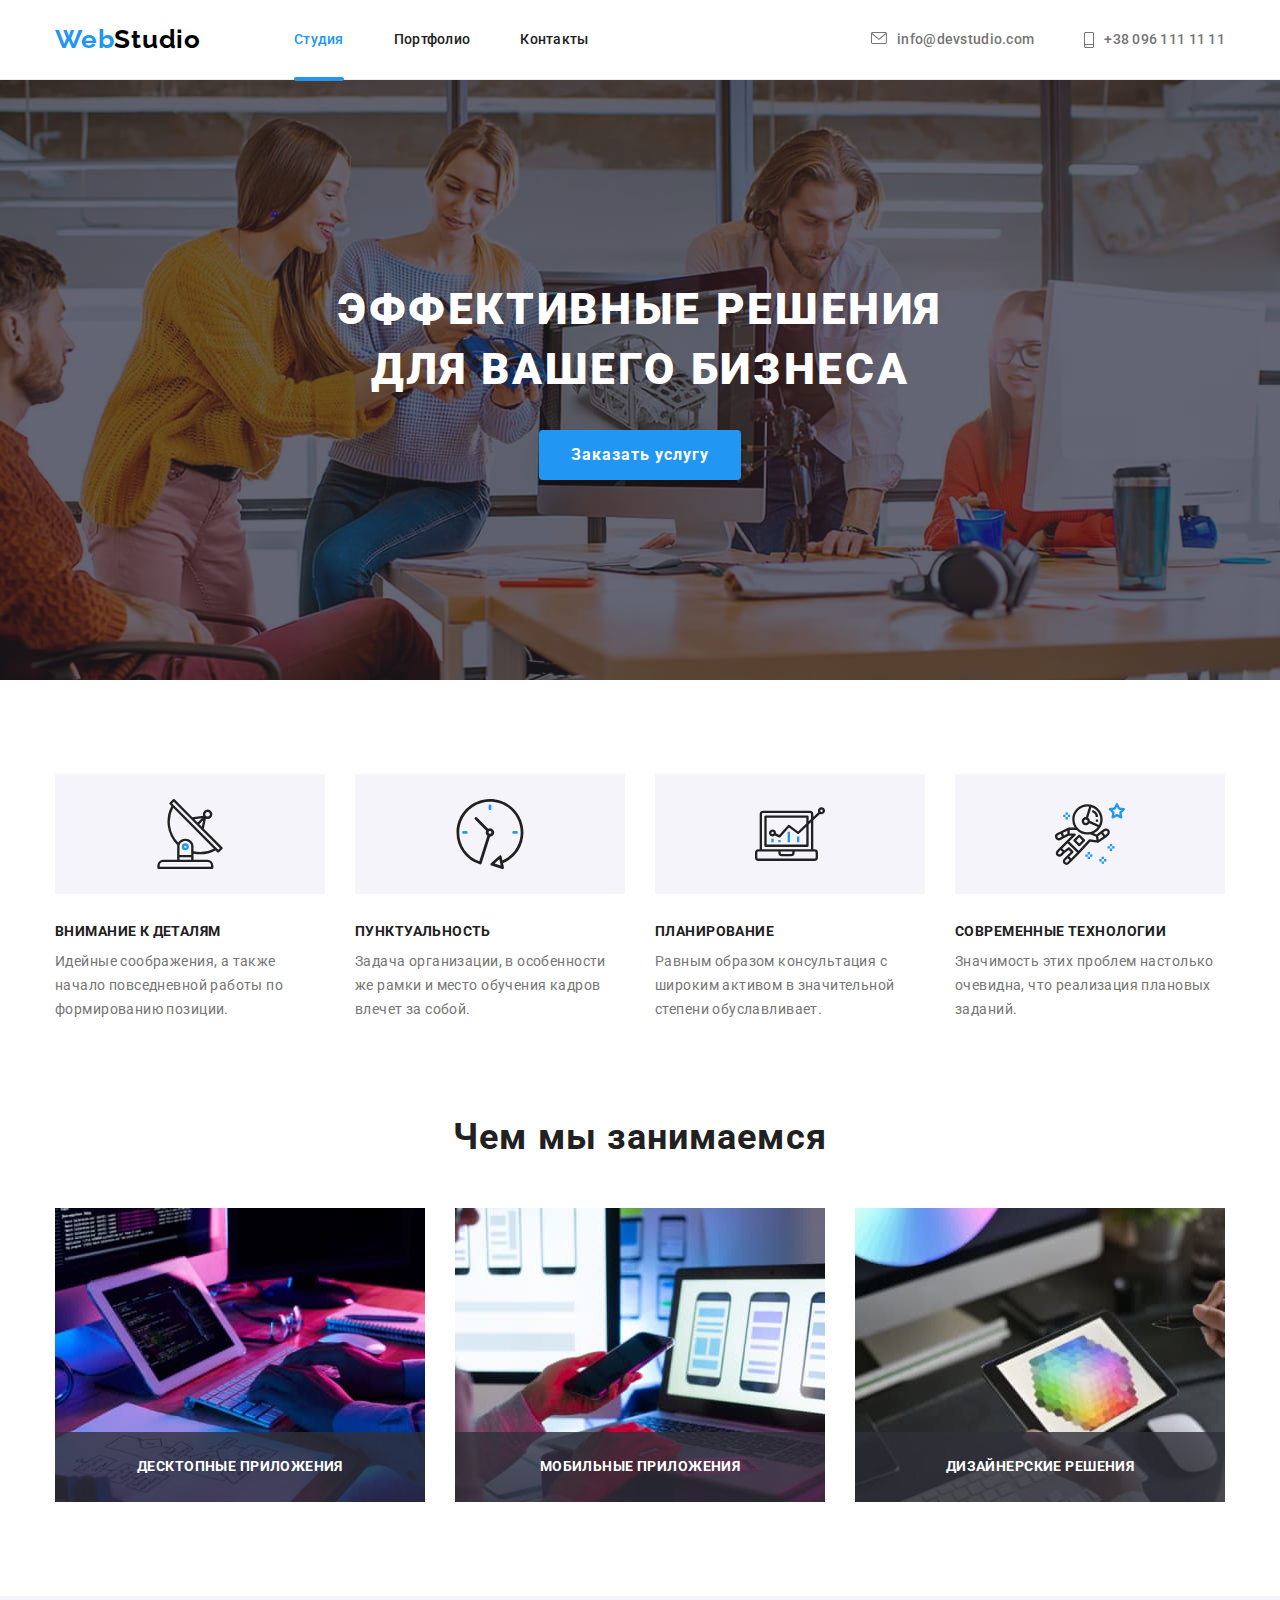
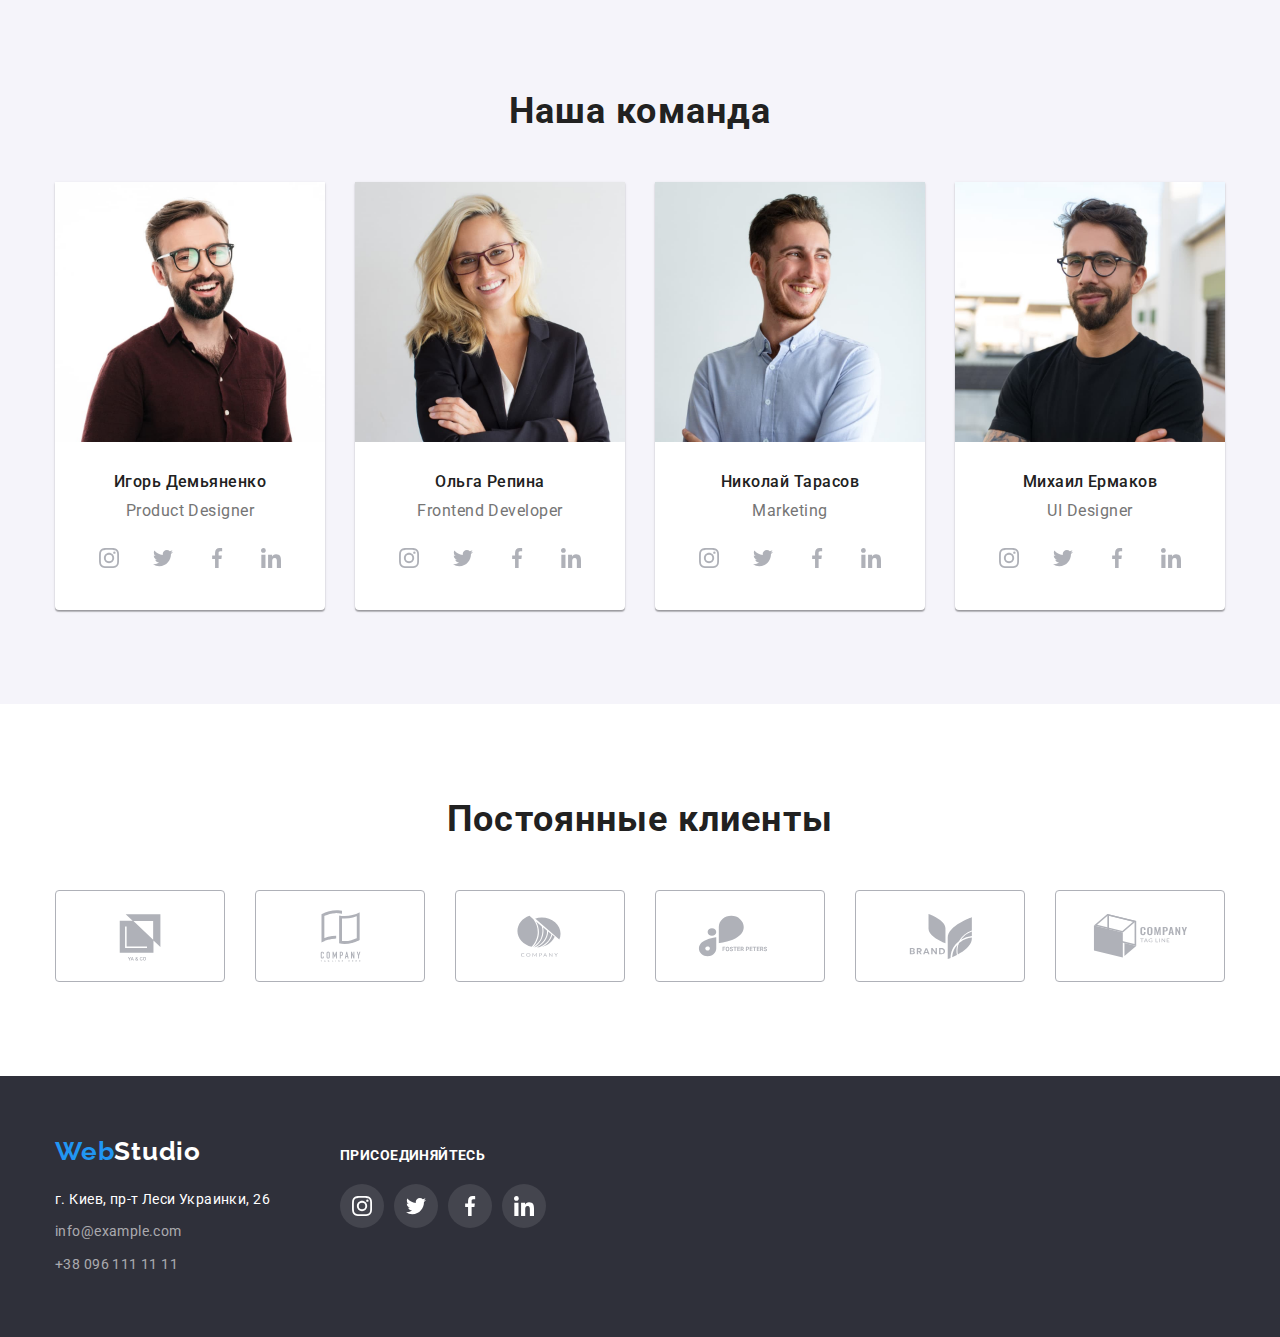
<file: index.html>
<!DOCTYPE html>
<html lang="ru">
  <head>
    <meta charset="UTF-8" />
    <meta http-equiv="X-UA-Compatible" content="IE=edge" />
    <meta name="viewport" content="width=device-width, initial-scale=1.0" />
    <title>WebStudio-Main</title>
    <link
      rel="stylesheet"
      href="https://cdnjs.cloudflare.com/ajax/libs/modern-normalize/1.0.0/modern-normalize.min.css"
    />
    <link
      href="https://fonts.googleapis.com/css2?family=Raleway:wght@700&family=Roboto:wght@400;500;700;900&display=swap"
      rel="stylesheet"
    />
    <link rel="stylesheet" href="./css/styles.css" />
  </head>

  <body>
    <!--Шапка-->
    <header class="page-header">
      <div class="container">
        <a lang="en" href="./index.html" class="logo link"
          ><span class="logo-accent">Web</span>Studio</a
        >
        <nav>
          <ul class="nav-list list">
            <li class="nav-item">
              <a href="./index.html" class="nav link current-page">Студия</a>
            </li>
            <li class="nav-item">
              <a href="./portfolio.html" class="nav link">Портфолио</a>
            </li>
            <li class="nav-item">
              <a href="#" class="nav link">Контакты </a>
            </li>
          </ul>
        </nav>
        <ul class="header-addr-list list">
          <li class="header-addr-item">
            <svg class="header-icon" width="16" height="12">
              <use href="./images/icons.svg#envelope"></use>
            </svg>
            <a href="mailto:info@devstudio.com" class="addr link"> info@devstudio.com </a>
          </li>
          <li class="header-addr-item">
            <svg class="header-icon smartphone" width="10" height="16">
              <use href="./images/icons.svg#smartphone"></use>
            </svg>
            <a href="tel:+380961111111" class="addr link"> +38 096 111 11 11 </a>
          </li>
        </ul>
      </div>
    </header>
    <main>
      <!--Герой-->
      <section class="hero">
        <h1 class="hero-title">Эффективные решения для вашего бизнеса</h1>
        <button type="button" class="hero-button" data-modal-open>Заказать услугу</button>
      </section>
      <!--Преимущества-->
      <section class="advantages section">
        <div class="container">
          <h2 class="visually-hidden">Преимущества</h2>
          <ul class="advantages-list list">
            <li class="advantages-list-item">
              <div class="advantages-icon-area">
                <svg class="advantages-icon">
                  <use href="./images/icons.svg#antenna"></use>
                </svg>
              </div>
              <h3 class="advantages-title">Внимание к деталям</h3>
              <p class="advantage-text">
                Идейные соображения, а также начало повседневной работы по формированию позиции.
              </p>
            </li>
            <li class="advantages-list-item">
              <div class="advantages-icon-area">
                <svg class="advantages-icon">
                  <use href="./images/icons.svg#clock"></use>
                </svg>
              </div>
              <h3 class="advantages-title">Пунктуальность</h3>
              <p class="advantage-text">
                Задача организации, в особенности же рамки и место обучения кадров влечет за собой.
              </p>
            </li>

            <li class="advantages-list-item">
              <div class="advantages-icon-area">
                <svg class="advantages-icon">
                  <use href="./images/icons.svg#diagram"></use>
                </svg>
              </div>
              <h3 class="advantages-title">Планирование</h3>
              <p class="advantage-text">
                Равным образом консультация с широким активом в значительной степени обуславливает.
              </p>
            </li>
            <li class="advantages-list-item">
              <div class="advantages-icon-area">
                <svg class="advantages-icon">
                  <use href="./images/icons.svg#astronaut"></use>
                </svg>
              </div>
              <h3 class="advantages-title">Современные технологии</h3>
              <p class="advantage-text">
                Значимость этих проблем настолько очевидна, что реализация плановых заданий.
              </p>
            </li>
          </ul>
        </div>
      </section>
      <!--Сферы-->
      <section class="spheres section">
        <div class="container">
          <h2 class="section-title">Чем мы занимаемся</h2>
          <ul class="spheres-list list">
            <li class="spheres-list-item">
              <img
                src="./images/index/sphere1.jpg"
                alt="Человек пишет программный код"
                width="370"
                height="294"
                class="spheres-image"
              />
              <p class="spheres-overlay">Десктопные приложения</p>
            </li>
            <li class="spheres-list-item">
              <img
                src="./images/index/sphere2.jpg"
                alt="Человек разрабатывает интерфейс"
                width="370"
                height="294"
                class="spheres-image"
              />
              <p class="spheres-overlay">Мобильные приложения</p>
            </li>
            <li class="spheres-list-item">
              <img
                src="./images/index/sphere3.jpg"
                alt="Человек выбирает цвет на планшете"
                width="370"
                height="294"
                class="spheres-image"
              />
              <p class="spheres-overlay">Дизайнерские решения</p>
            </li>
          </ul>
        </div>
      </section>
      <!--Команда-->
      <section class="team section">
        <div class="container">
          <h2 class="section-title">Наша команда</h2>
          <ul class="team-list list">
            <li class="team-list-item">
              <img src="./images/index/team1.jpg" alt="Игорь Демьяненко" width="270" height="260" />
              <h3 class="teammate">Игорь Демьяненко</h3>
              <p class="teammate-position">Product Designer</p>
              <ul class="teammate-social list">
                <li>
                  <a href="#" class="social-link">
                    <svg class="social-icon" width="20" height="20">
                      <use href="./images/icons.svg#instagram"></use>
                    </svg>
                  </a>
                </li>
                <li>
                  <a href="#" class="social-link">
                    <svg class="social-icon" width="20" height="20">
                      <use href="./images/icons.svg#twitter"></use>
                    </svg>
                  </a>
                </li>
                <li>
                  <a href="#" class="social-link">
                    <svg class="social-icon" width="20" height="20">
                      <use href="./images/icons.svg#facebook"></use>
                    </svg>
                  </a>
                </li>
                <li>
                  <a href="#" class="social-link">
                    <svg class="social-icon" width="20" height="20">
                      <use href="./images/icons.svg#linkedin"></use>
                    </svg>
                  </a>
                </li>
              </ul>
            </li>
            <li class="team-list-item">
              <img src="./images/index/team2.jpg" alt="Ольга Репина" width="270" height="260" />
              <h3 class="teammate">Ольга Репина</h3>
              <p class="teammate-position">Frontend Developer</p>
              <ul class="teammate-social list">
                <li>
                  <a href="#" class="social-link">
                    <svg class="social-icon" width="20" height="20">
                      <use href="./images/icons.svg#instagram"></use>
                    </svg>
                  </a>
                </li>
                <li>
                  <a href="#" class="social-link">
                    <svg class="social-icon" width="20" height="20">
                      <use href="./images/icons.svg#twitter"></use>
                    </svg>
                  </a>
                </li>
                <li>
                  <a href="#" class="social-link">
                    <svg class="social-icon" width="20" height="20">
                      <use href="./images/icons.svg#facebook"></use>
                    </svg>
                  </a>
                </li>
                <li>
                  <a href="#" class="social-link">
                    <svg class="social-icon" width="20" height="20">
                      <use href="./images/icons.svg#linkedin"></use>
                    </svg>
                  </a>
                </li>
              </ul>
            </li>
            <li class="team-list-item">
              <img src="./images/index/team3.jpg" alt="Николай Тарасов" width="270" height="260" />
              <h3 class="teammate">Николай Тарасов</h3>
              <p class="teammate-position">Marketing</p>
              <ul class="teammate-social list">
                <li>
                  <a href="#" class="social-link">
                    <svg class="social-icon" width="20" height="20">
                      <use href="./images/icons.svg#instagram"></use>
                    </svg>
                  </a>
                </li>
                <li>
                  <a href="#" class="social-link">
                    <svg class="social-icon" width="20" height="20">
                      <use href="./images/icons.svg#twitter"></use>
                    </svg>
                  </a>
                </li>
                <li>
                  <a href="#" class="social-link">
                    <svg class="social-icon" width="20" height="20">
                      <use href="./images/icons.svg#facebook"></use>
                    </svg>
                  </a>
                </li>
                <li>
                  <a href="#" class="social-link">
                    <svg class="social-icon" width="20" height="20">
                      <use href="./images/icons.svg#linkedin"></use>
                    </svg>
                  </a>
                </li>
              </ul>
            </li>
            <li class="team-list-item">
              <img src="./images/index/team4.jpg" alt="Михаил Ермаков" width="270" height="260" />
              <h3 class="teammate">Михаил Ермаков</h3>
              <p class="teammate-position">UI Designer</p>
              <ul class="teammate-social list">
                <li>
                  <a href="#" class="social-link">
                    <svg class="social-icon" width="20" height="20">
                      <use href="./images/icons.svg#instagram"></use>
                    </svg>
                  </a>
                </li>
                <li>
                  <a href="#" class="social-link">
                    <svg class="social-icon" width="20" height="20">
                      <use href="./images/icons.svg#twitter"></use>
                    </svg>
                  </a>
                </li>
                <li>
                  <a href="#" class="social-link">
                    <svg class="social-icon" width="20" height="20">
                      <use href="./images/icons.svg#facebook"></use>
                    </svg>
                  </a>
                </li>
                <li>
                  <a href="#" class="social-link">
                    <svg class="social-icon" width="20" height="20">
                      <use href="./images/icons.svg#linkedin"></use>
                    </svg>
                  </a>
                </li>
              </ul>
            </li>
          </ul>
        </div>
      </section>
      <!--Постоянные клиенты-->
      <section class="section">
        <div class="container">
          <h2 class="section-title">Постоянные клиенты</h2>
          <ul class="clients-list">
            <li class="clients-list-item list">
              <a href="#" class="clients-link link">
                <svg class="clients-icon" width="106" height="60">
                  <use href="./images/icons.svg#company1"></use>
                </svg>
              </a>
            </li>
            <li class="clients-list-item list">
              <a href="#" class="clients-link link">
                <svg class="clients-icon" width="106" height="60">
                  <use href="./images/icons.svg#company2"></use>
                </svg>
              </a>
            </li>
            <li class="clients-list-item list">
              <a href="#" class="clients-link link">
                <svg class="clients-icon" width="106" height="60">
                  <use href="./images/icons.svg#company3"></use>
                </svg>
              </a>
            </li>
            <li class="clients-list-item list">
              <a href="#" class="clients-link link">
                <svg class="clients-icon" width="106" height="60">
                  <use href="./images/icons.svg#company4"></use>
                </svg>
              </a>
            </li>
            <li class="clients-list-item list">
              <a href="#" class="clients-link link">
                <svg class="clients-icon" width="106" height="60">
                  <use href="./images/icons.svg#company5"></use>
                </svg>
              </a>
            </li>
            <li class="clients-list-item list">
              <a href="#" class="clients-link link">
                <svg class="clients-icon" width="106" height="60">
                  <use href="./images/icons.svg#company6"></use>
                </svg>
              </a>
            </li>
          </ul>
        </div>
      </section>
    </main>
    <!--Подвал-->
    <footer class="page-footer">
      <div class="footer-container container">
        <div class="footer-addr">
          <a lang="en" href="./index.html" class="logo link"
            ><span class="logo-accent">Web</span>Studio</a
          >
          <address>
            <ul class="list">
              <li><a href="" class="real-address addr link">г. Киев, пр-т Леси Украинки, 26</a></li>
              <li>
                <a href="mailto:info@example.com" class="email addr link">info@example.com</a>
              </li>
              <li><a href="tel:+380961111111" class="phone addr link">+38 096 111 11 11</a></li>
            </ul>
          </address>
        </div>
        <div class="footer-social">
          <h3 class="social-title">Присоединяйтесь</h3>
          <ul class="footer-social-list list">
            <li>
              <a href="#" class="footer-social-link">
                <svg class="footer-social-icon" width="20" height="20">
                  <use href="./images/icons.svg#instagram"></use>
                </svg>
              </a>
            </li>
            <li>
              <a href="#" class="footer-social-link">
                <svg class="footer-social-icon" width="20" height="20">
                  <use href="./images/icons.svg#twitter"></use>
                </svg>
              </a>
            </li>
            <li>
              <a href="#" class="footer-social-link">
                <svg class="footer-social-icon" width="20" height="20">
                  <use href="./images/icons.svg#facebook"></use>
                </svg>
              </a>
            </li>
            <li>
              <a href="#" class="footer-social-link">
                <svg class="footer-social-icon" width="20" height="20">
                  <use href="./images/icons.svg#linkedin"></use>
                </svg>
              </a>
            </li>
          </ul>
        </div>
      </div>
    </footer>
    <!--Backdrop-->
    <div class="backdrop is-hidden" data-modal>
      <div class="modal">
        <button type="button" class="modal-close-btn" data-modal-close>
          <svg class="modal-close-icon" width="18" height="18">
            <use href="./images/icons.svg#modal-close"></use>
          </svg>
        </button>
      </div>
    </div>
    <script src="./js/modal.js"></script>
  </body>
</html>
</file>
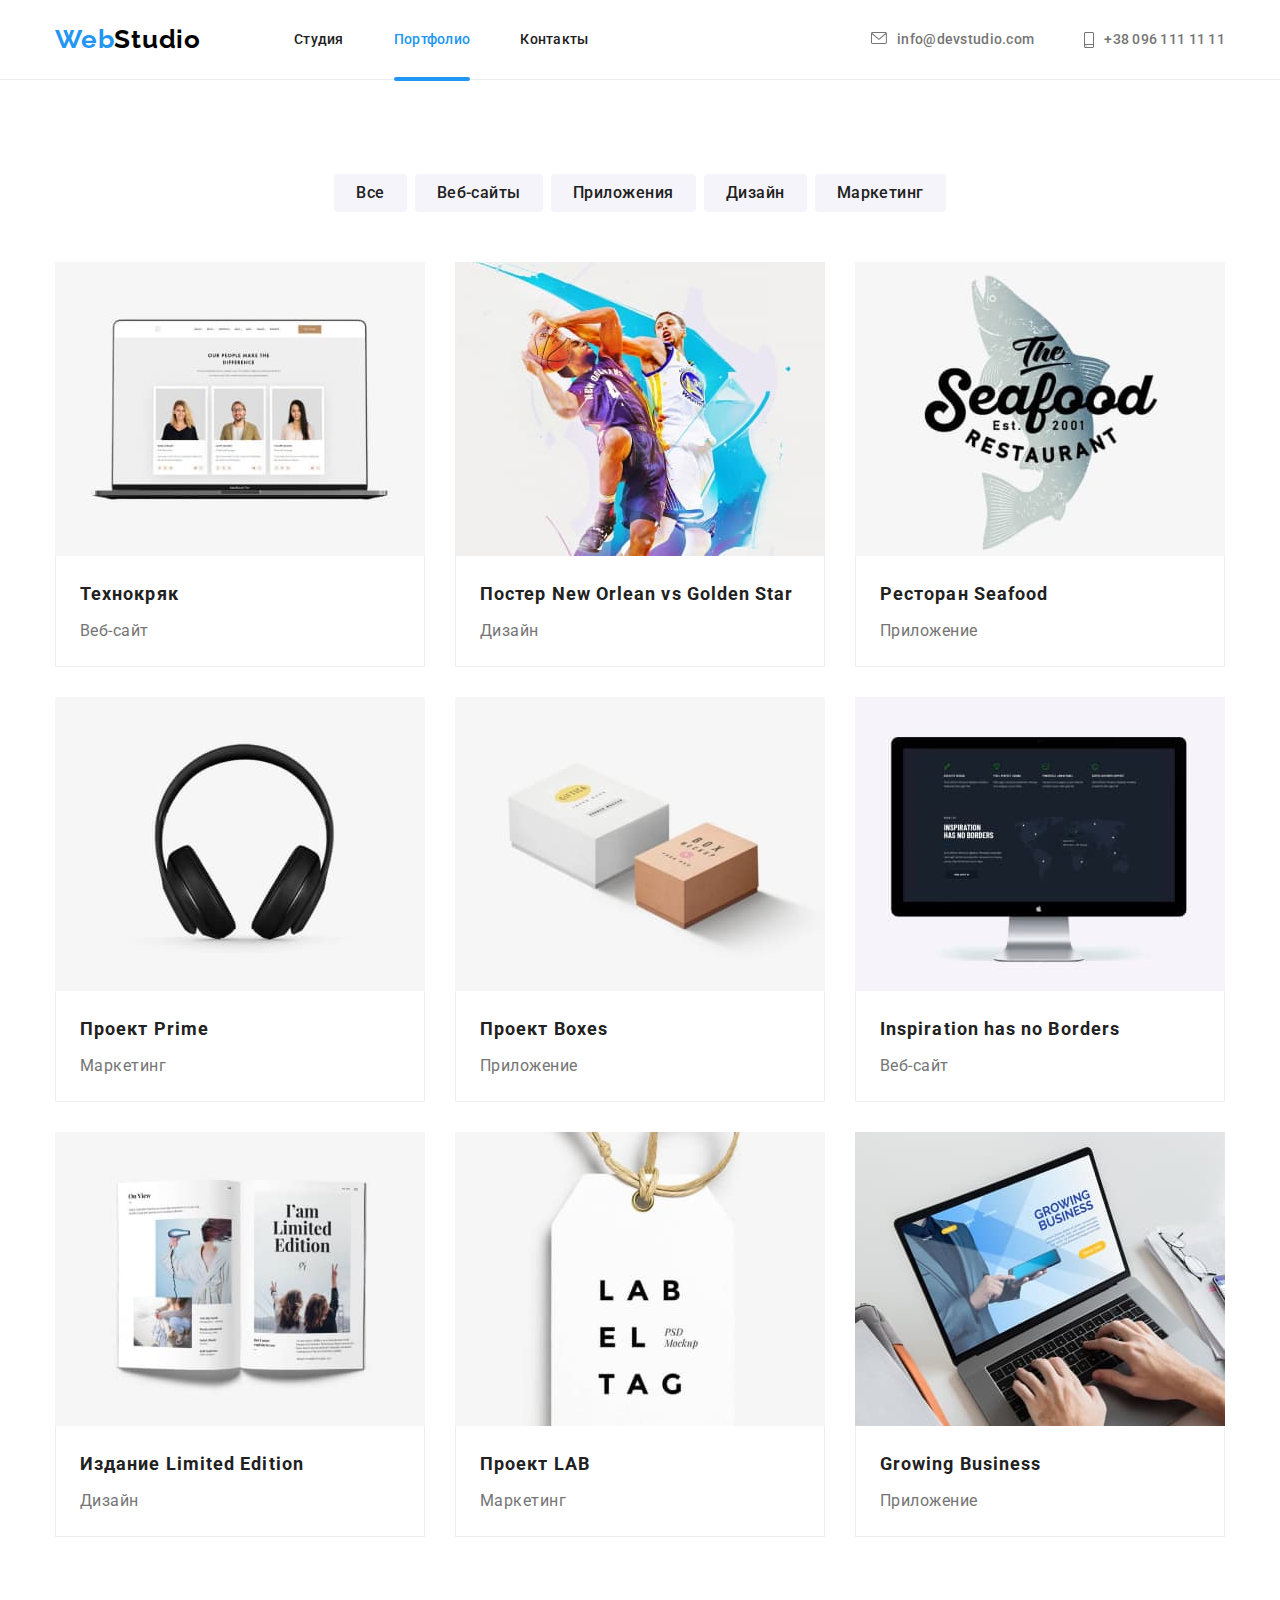
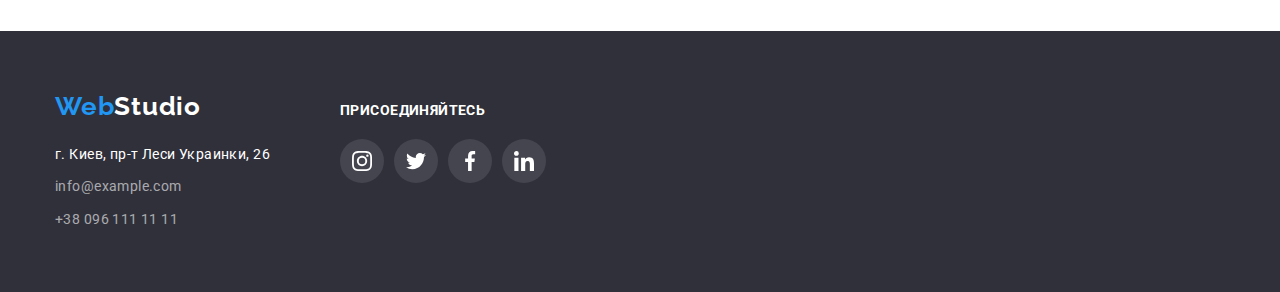
<file: portfolio.html>
<!DOCTYPE html>
<html lang="ru">

<head>
  <meta charset="UTF-8" />
  <meta http-equiv="X-UA-Compatible" content="IE=edge" />
  <meta name="viewport" content="width=device-width, initial-scale=1.0" />
  <title>WebStudio-Portfolio</title>
  <link rel="stylesheet"
    href="https://cdnjs.cloudflare.com/ajax/libs/modern-normalize/1.0.0/modern-normalize.min.css" />
  <link href="https://fonts.googleapis.com/css2?family=Raleway:wght@700&family=Roboto:wght@400;500;700&display=swap"
    rel="stylesheet" />
  <link rel="stylesheet" href="./css/styles.css" />
</head>

<body>
  <!--Шапка-->
  <header class="page-header">
    <div class="container">
      <a lang="en" href="./index.html" class="logo link"><span class="logo-accent">Web</span>Studio</a>
      <nav>
        <ul class="nav-list list">
          <li class="nav-item">
            <a href="./index.html" class="nav link">Студия</a>
          </li>
          <li class="nav-item">
            <a href="./portfolio.html" class="nav link current-page">Портфолио</a>
          </li>
          <li class="nav-item">
            <a href="#" class="nav link">Контакты </a>
          </li>
        </ul>
      </nav>
      <ul class="header-addr-list list">
        <li class="header-addr-item">
          <svg class="header-icon" width="16" height="12">
            <use href="./images/icons.svg#envelope"></use>
          </svg>
          <a href="mailto:info@devstudio.com" class="addr link"> info@devstudio.com </a>
        </li>
        <li class="header-addr-item">
          <svg class="header-icon smartphone" width="10" height="16">
            <use href="./images/icons.svg#smartphone"></use>
          </svg>
          <a href="tel:+380961111111" class="addr link"> +38 096 111 11 11 </a>
      </ul>
    </div>
  </header>

  <main>
    <!--Портфолио-->
    <section class="section">
      <div class="container">
        <h1 class="visually-hidden">Наши работы</h1>
        <ul class="filter-list list">
          <li class="filter-list-item">
            <button type="button" class="filter-button">Все</button>
          </li>
          <li class="filter-list-item">
            <button type="button" class="filter-button">Веб-сайты</button>
          </li>
          <li class="filter-list-item">
            <button type="button" class="filter-button">Приложения</button>
          </li>
          <li class="filter-list-item">
            <button type="button" class="filter-button">Дизайн</button>
          </li>
          <li class="filter-list-item">
            <button type="button" class="filter-button">Маркетинг</button>
          </li>
        </ul>
        <ul class="works-list list">
          <li class="works-list-item">
            <a href="#" class="works-list-link link">
              <div class="thumb">
                <img src="./images/portfolio/technocrack.jpg" alt="Интернет страница с изображениями людей" width="370"
                  height="294" />
                <p class="works-list-overlay">Технокряк это современная площадка распространения коронавируса. Компании
                  используют эту платформу для цифрового шпионажа и атак на защищённые сервера конкурентов. Технокряк это современная площадка распространения коронавируса. Компании
                  используют эту платформу для цифрового шпионажа и атак на защищённые сервера конкурентов.</p>
              </div>
              <div class="portfolio-box">
                <h2 class="portfolio-title">Технокряк</h2>
                <p class="portfolio-description">Веб-сайт</p>
              </div>
            </a>
          </li>
          <li class="works-list-item">
            <a href="#" class="works-list-link link">
              <div class="thumb">
                <img src="./images/portfolio/basketball.jpg" alt="Баскетболисты" width="370" height="294" />
                <p class="works-list-overlay">Технокряк это современная площадка распространения коронавируса. Компании
                  используют эту платформу для цифрового шпионажа и атак на защищённые сервера конкурентов.</p>
              </div>
              <div class="portfolio-box">
                <h2 class="portfolio-title">Постер New Orlean vs Golden Star</h2>
                <p class="portfolio-description">Дизайн</p>
              </div>
            </a>
          </li>
          <li class="works-list-item">
            <a href="#" class="works-list-link link">
              <div class="thumb">
                <img src="./images/portfolio/seafood.jpg" alt="Логотип ресторана Seafood" width="370" height="294" />
                <p class="works-list-overlay">Технокряк это современная площадка распространения коронавируса. Компании
                  используют эту платформу для цифрового шпионажа и атак на защищённые сервера конкурентов.</p>
              </div>
              <div class="portfolio-box">
                <h2 class="portfolio-title">Ресторан Seafood</h2>
                <p class="portfolio-description">Приложение</p>
              </div>
            </a>
          </li>
          <li class="works-list-item">
            <a href="#" class="works-list-link link">
              <div class="thumb">
                <img src="./images/portfolio/prime.jpg" alt="Наушники" width="370" height="294" />
                <p class="works-list-overlay">Технокряк это современная площадка распространения коронавируса. Компании
                  используют эту платформу для цифрового шпионажа и атак на защищённые сервера конкурентов.</p>
              </div>
              <div class="portfolio-box">
                <h2 class="portfolio-title">Проект Prime</h2>
                <p class="portfolio-description">Маркетинг</p>
              </div>
            </a>
          </li>
          <li class="works-list-item">
            <a href="#" class="works-list-link link">
              <div class="thumb">
                <img src="./images/portfolio/boxes.jpg" alt="Две разные коробки" width="370" height="294" />
                <p class="works-list-overlay">Технокряк это современная площадка распространения коронавируса. Компании
                  используют эту платформу для цифрового шпионажа и атак на защищённые сервера конкурентов.</p>
              </div>
              <div class="portfolio-box">
                <h2 class="portfolio-title">Проект Boxes</h2>
                <p class="portfolio-description">Приложение</p>
              </div>
            </a>
          </li>
          <li class="works-list-item">
            <a href="#" class="works-list-link link">
              <div class="thumb">
                <img src="./images/portfolio/inspiration.jpg" alt="Компьютер с открытым сайтом" width="370"
                  height="294" />
                <p class="works-list-overlay">Технокряк это современная площадка распространения коронавируса. Компании
                  используют эту платформу для цифрового шпионажа и атак на защищённые сервера конкурентов.</p>
              </div>
              <div class="portfolio-box">
                <h2 class="portfolio-title">Inspiration has no Borders</h2>
                <p class="portfolio-description">Веб-сайт</p>
              </div>
            </a>
          </li>
          <li class="works-list-item">
            <a href="#" class="works-list-link link">
              <div class="thumb">
                <img src="./images/portfolio/limited-edition.jpg" alt="Разворот журнала" width="370" height="294" />
                <p class="works-list-overlay">Технокряк это современная площадка распространения коронавируса. Компании
                  используют эту платформу для цифрового шпионажа и атак на защищённые сервера конкурентов.</p>
              </div>
              <div class="portfolio-box">
                <h2 class="portfolio-title">Издание Limited Edition</h2>
                <p class="portfolio-description">Дизайн</p>
              </div>
            </a>
          </li>
          <li class="works-list-item">
            <a href="#" class="works-list-link link">
              <div class="thumb">
                <img src="./images/portfolio/lab.jpg" alt="Бирка с надписью" width="370" height="294" />
                <p class="works-list-overlay">Технокряк это современная площадка распространения коронавируса. Компании
                  используют эту платформу для цифрового шпионажа и атак на защищённые сервера конкурентов.</p>
              </div>
              <div class="portfolio-box">
                <h2 class="portfolio-title">Проект LAB</h2>
                <p class="portfolio-description">Маркетинг</p>
              </div>
            </a>
          </li>
          <li class="works-list-item">
            <a href="#" class="works-list-link link">
              <div class="thumb">
                <img src="./images/portfolio/growing-business.jpg" alt="Человек работает за ноутбуком" width="370"
                  height="294" />
                <p class="works-list-overlay">Технокряк это современная площадка распространения коронавируса. Компании
                  используют эту платформу для цифрового шпионажа и атак на защищённые сервера конкурентов.</p>
              </div>
              <div class="portfolio-box">
                <h2 class="portfolio-title">Growing Business</h2>
                <p class="portfolio-description">Приложение</p>
              </div>
            </a>
          </li>
        </ul>
      </div>
    </section>
  </main>
  <!--Подвал-->
  <footer class="page-footer">
    <div class="footer-container container">
      <div class="footer-addr">
        <a lang="en" href="./index.html" class="logo link"><span class="logo-accent">Web</span>Studio</a>
        <address>
          <ul class="list">
            <li><a href="" class="real-address addr link">г. Киев, пр-т Леси Украинки, 26</a></li>
            <li>
              <a href="mailto:info@example.com" class="email addr link">info@example.com</a>
            </li>
            <li><a href="tel:+380961111111" class="phone addr link">+38 096 111 11 11</a></li>
          </ul>
        </address>
      </div>
      <div class="footer-social">
        <h3 class="social-title">Присоединяйтесь</h3>
        <ul class="footer-social-list list">
          <li>
            <a href="#" class="footer-social-link">
              <svg class="footer-social-icon" width="20" height="20">
                <use href="./images/icons.svg#instagram"></use>
              </svg>
            </a>
          </li>
          <li>
            <a href="#" class="footer-social-link">
              <svg class="footer-social-icon" width="20" height="20">
                <use href="./images/icons.svg#twitter"></use>
              </svg>
            </a>
          </li>
          <li>
            <a href="#" class="footer-social-link">
              <svg class="footer-social-icon" width="20" height="20">
                <use href="./images/icons.svg#facebook"></use>
              </svg>
            </a>
          </li>
          <li>
            <a href="#" class="footer-social-link">
              <svg class="footer-social-icon" width="20" height="20">
                <use href="./images/icons.svg#linkedin"></use>
              </svg>
            </a>
          </li>
        </ul>
      </div>
    </div>
  </footer>
</body>

</html>
</file>
<file: css/styles.css>
:root {
  --primary-text-color: #212121;
  --secondary-text-color: #757575;
  --accent-text-color: #2196f3;
  --white-text-color: #ffffff;
  --black-text-color: #000000;
  --button-primary-bg-color: #f5f4fa;
  --hero-button-hover-color: #188ce8;
  --primary-bg-color: #2f303a;
  --header-border-color: #ececec;
  --portfolio-border-color: #eeeeee;
  --default-svg-color: #afb1b8;
  --default-transition-delay: 250ms;
  --default-transition-timing: cubic-bezier(0.4, 0, 0.2, 1);
}
/*=============Common====================*/

body {
  font-family: 'Roboto', sans-serif;
  color: var(--secondary-text-color);
}
h1,
h2,
h3,
p,
ul {
  margin-top: 0px;
  margin-bottom: 0px;
  padding-left: 0px;
}
img {
  display: block;
}

.visually-hidden {
  position: absolute;
  width: 1px;
  height: 1px;
  margin: -1px;
  border: 0;
  padding: 0;

  white-space: nowrap;
  clip-path: inset(100%);
  clip: rect(0 0 0 0);
  overflow: hidden;
}

.list {
  list-style: none;
}

.link {
  font-weight: 500;
  font-size: 14px;
  line-height: 1.14;
  letter-spacing: 0.02em;
  text-decoration: none;
}
.container {
  width: 1200px;
  margin: 0 auto;
  padding: 0 15px;
}
.section {
  padding-top: 94px;
  padding-bottom: 94px;
}
.section-title {
  margin-bottom: 50px;

  font-weight: 700;
  font-size: 36px;
  line-height: 1.17;
  text-align: center;
  letter-spacing: 0.03em;
  color: var(--primary-text-color);
}
/*=============Header====================*/
.page-header {
  padding-top: 24px;
  padding-bottom: 24px;
  border-bottom: 1px solid var(--header-border-color);
}
.page-header .container {
  display: flex;
  align-items: center;
}
.logo {
  font-family: 'Raleway', sans-serif;
  font-weight: 700;
  font-size: 26px;
  line-height: 1.2;
  letter-spacing: 0.03em;
}
.page-header .logo {
  margin-right: 93px;
  color: var(--black-text-color);
}
.logo-accent {
  color: var(--accent-text-color);
}
.nav {
  color: var(--primary-text-color);
  transition: color var(--default-transition-delay) var(--default-transition-timing);
}

.nav:hover,
.nav:focus {
  color: var(--accent-text-color);
}
.nav-list {
  display: flex;
  align-items: center;
}
.nav-item:not(:last-child) {
  margin-right: 50px;
}

.current-page {
  display: block;
  color: var(--accent-text-color);
  position: relative;
}
.current-page::after {
  display: block;
  content: '';
  width: 100%;
  height: 4px;
  background-color: var(--accent-text-color);
  border-radius: 2px;
  position: absolute;
  bottom: -33px;
}
.addr {
  display: block;
  color: var(--secondary-text-color);
  transition: color var(--default-transition-delay) var(--default-transition-timing);
}
.header-addr-item:hover > .addr,
.addr:focus {
  color: var(--accent-text-color);
}
.addr:hover {
  color: var(--accent-text-color);
}

.header-addr-item:focus-within .header-icon {
  fill: var(--accent-text-color);
}

.header-addr-list {
  display: flex;
  margin-left: auto;
}
.header-addr-item {
  display: flex;
  align-content: center;
}
.header-addr-item:not(:last-child) {
  margin-right: 50px;
}
.header-addr-item:hover > .header-icon {
  fill: var(--accent-text-color);
}
.header-icon {
  margin-right: 10px;
  fill: var(--secondary-text-color);
  transition: fill var(--default-transition-delay) var(--default-transition-timing);
}
/*=============Hero====================*/
.hero {
  padding-top: 200px;
  padding-bottom: 200px;
  text-align: center;
  max-width: 1600px;
  margin-left: auto;
  margin-right: auto;
  min-height: 600px;
  background-image: linear-gradient(to right, rgba(47, 48, 58, 0.4), rgba(47, 48, 58, 0.4)),
    url(../images/index/hero-bg.jpg);
  background-repeat: no-repeat;
  background-position: center;
  background-size: cover;
  background-color: var(--primary-bg-color);
}

.hero-title {
  width: 696px;
  margin-left: auto;
  margin-right: auto;
  margin-bottom: 30px;

  font-weight: 900;
  font-size: 44px;
  line-height: 1.36;
  text-align: center;
  letter-spacing: 0.06em;
  text-transform: uppercase;
  color: var(--white-text-color);
}

.hero-button {
  display: inline-block;
  border: none;
  border-radius: 4px;
  padding: 10px 32px;

  font-weight: 700;
  font-size: 16px;
  line-height: 1.87;
  align-items: center;
  text-align: center;
  letter-spacing: 0.06em;
  color: var(--white-text-color);
  background-color: var(--accent-text-color);
  box-shadow: 0px 4px 4px rgba(0, 0, 0, 0.15);

  cursor: pointer;
  transition: background-color var(--default-transition-delay) var(--default-transition-timing);
}
.hero-button:hover,
.hero-button:focus {
  background-color: var(--hero-button-hover-color);
}

/*=============Advantages====================*/
.advantages {
  padding-bottom: 47px;
}
.advantages-list {
  display: flex;
  justify-content: space-between;
}
.advantages-list-item {
  flex-basis: 270px;
}
.advantages-icon-area {
  display: flex;
  justify-content: center;
  align-items: center;
  width: 270px;
  height: 120px;

  background-color: var(--button-primary-bg-color);
}

.advantages-icon {
  width: 70px;
  height: 70px;
}

.advantages-list-item:not(:last-child) {
  margin-right: 30px;
}

.advantages-title {
  margin-top: 30px;
  margin-bottom: 10px;

  font-weight: 700;
  font-size: 14px;
  line-height: 1.14;
  letter-spacing: 0.03em;
  text-transform: uppercase;
  color: var(--primary-text-color);
}

.advantage-text {
  font-size: 14px;
  line-height: 1.71;
  letter-spacing: 0.03em;
}
/*=============Spheres====================*/
.spheres {
  padding-top: 47px;
}
.spheres-list {
  display: flex;
  justify-content: space-between;
}
.spheres-list-item {
  position: relative;
}
.spheres-image {
  display: block;
}
.spheres-overlay {
  position: absolute;
  width: 100%;
  padding: 27px 0;
  bottom: 0;
  background-color: rgba(47, 48, 58, 0.8);

  font-weight: 700;
  font-size: 14px;
  line-height: 1.14;
  text-align: center;
  letter-spacing: 0.03em;
  text-transform: uppercase;
  color: var(--white-text-color);
}
/*=============Team====================*/
.team {
  background-color: var(--button-primary-bg-color);
}
.team-list {
  display: flex;
  flex-wrap: wrap;
  margin-top: -30px;
  margin-left: -30px;
}
.team-list-item {
  flex-basis: calc((100% - 4 * 30px) / 4);
  margin-top: 30px;
  margin-left: 30px;
  box-shadow: 0px 1px 3px rgba(0, 0, 0, 0.12), 0px 1px 1px rgba(0, 0, 0, 0.14),
    0px 2px 1px rgba(0, 0, 0, 0.2);
  border-radius: 0px 0px 4px 4px;
  background-color: var(--white-text-color);
}
.teammate {
  margin-top: 30px;

  font-weight: 500;
  font-size: 16px;
  line-height: 1.19;
  text-align: center;
  letter-spacing: 0.03em;
  color: var(--primary-text-color);
}
.teammate-position {
  margin-top: 10px;

  font-size: 16px;
  line-height: 1.19;
  text-align: center;
  letter-spacing: 0.03em;
}
.teammate-social {
  display: flex;
  justify-content: space-between;
  height: 44px;
  margin: 16px 32px 30px 32px;
}
.social-link {
  display: inline-block;
  width: 44px;
  height: 44px;
  border-radius: 50%;
  transition: background-color var(--default-transition-delay) var(--default-transition-timing);
}
.social-link:hover,
.social-link:focus {
  background-color: var(--accent-text-color);
}
.social-link:hover > .social-icon,
.social-link:focus > .social-icon {
  fill: var(--white-text-color);
}
.social-icon {
  fill: var(--default-svg-color);
  margin: 12px;
  transition: fill var(--default-transition-delay) var(--default-transition-timing);
}
/*=============Clients====================*/

.clients-list {
  display: flex;
  justify-content: center;
}

.clients-list-item:not(:last-child) {
  margin-right: 30px;
}
.clients-link {
  display: block;
  border: none;
  width: 170px;
  height: 92px;
  padding: 16px 32px;
  background-color: var(--white-text-color);
  border: 1px solid var(--default-svg-color);
  border-radius: 4px;
  transition: border var(--default-transition-delay) var(--default-transition-timing);
}
.clients-link:hover,
.clients-link:focus {
  border: 1px solid var(--accent-text-color);
}
.clients-link:hover > .clients-icon,
.clients-link:focus > .clients-icon {
  fill: var(--accent-text-color);
}

.clients-icon {
  fill: var(--default-svg-color);
  transition: fill var(--default-transition-delay) var(--default-transition-timing);
}
/*=============Portfolio====================*/
.filter-list {
  display: flex;
  justify-content: center;
  margin-bottom: 50px;
}

.filter-list-item:not(:last-child) {
  margin-right: 8px;
}

.filter-button {
  border: none;
  border-radius: 4px;
  padding: 6px 22px;

  font-weight: 500;
  font-size: 16px;
  line-height: 1.62;
  text-align: center;
  letter-spacing: 0.03em;
  color: var(--primary-text-color);
  background-color: var(--button-primary-bg-color);

  cursor: pointer;
  transition: background-color var(--default-transition-delay) var(--default-transition-timing),
    color var(--default-transition-delay) var(--default-transition-timing),
    border var(--default-transition-delay) var(--default-transition-timing);
}

.filter-button:hover,
.filter-button:focus {
  color: var(--white-text-color);
  background-color: var(--accent-text-color);
  box-shadow: 0px 3px 1px rgba(0, 0, 0, 0.1), 0px 1px 2px rgba(0, 0, 0, 0.08),
    0px 2px 2px rgba(0, 0, 0, 0.12);
}
.works-list {
  display: flex;
  flex-wrap: wrap;
  margin-right: -30px;
  margin-bottom: -30px;
}
.works-list-item {
  width: calc((100% - 3 * 30px) / 3);
  margin-right: 30px;
  margin-bottom: 30px;
  transition: box-shadow var(--default-transition-delay) var(--default-transition-timing);
}
.works-list-item:hover {
  box-shadow: 0px 1px 1px rgba(0, 0, 0, 0.12), 0px 4px 4px rgba(0, 0, 0, 0.06),
    1px 4px 6px rgba(0, 0, 0, 0.16);
}
.works-list-link:hover .works-list-overlay,
.works-list-link:focus .works-list-overlay {
  transform: translateY(0);
}

.thumb {
  position: relative;
  overflow: hidden;
}
.works-list-overlay {
  display: block;
  position: absolute;
  top: 0;
  left: 0;
  width: 100%;
  height: 100%;
  padding: 63px 24px;
  overflow: auto;
  background-color: rgba(33, 150, 243, 0.9);

  font-weight: 400;
  font-size: 18px;
  line-height: 1.56;
  letter-spacing: 0.03em;
  color: var(--white-text-color);

  transform: translateY(100%);
  transition: transform var(--default-transition-delay) var(--default-transition-timing);
}

.portfolio-box {
  border: 1px solid var(--portfolio-border-color);
  border-top: none;
  padding-top: 20px;
  padding-bottom: 20px;
}
.portfolio-title {
  margin-left: 24px;
  margin-bottom: 4px;

  font-weight: 700;
  font-size: 18px;
  line-height: 2;
  letter-spacing: 0.06em;
  color: var(--primary-text-color);
}

.portfolio-description {
  margin-left: 24px;

  font-weight: 400;
  font-size: 16px;
  line-height: 1.88;
  letter-spacing: 0.03em;
  color: var(--secondary-text-color);
}

/*==============footer=============*/
.page-footer {
  background-color: var(--primary-bg-color);
  padding-top: 60px;
  padding-bottom: 60px;
}
.footer-container {
  display: flex;
}
.footer-addr {
  margin-right: 70px;
}
.page-footer .logo {
  display: inline-block;
  margin-bottom: 20px;

  color: var(--white-text-color);
}

.real-address {
  font-style: normal;
  font-weight: 400;
  font-size: 14px;
  line-height: 1.71;
  letter-spacing: 0.03em;
  color: var(--white-text-color);
}

.email,
.phone {
  display: inline-block;
  margin-top: 9px;

  font-style: normal;
  font-weight: 400;
  font-size: 14px;
  line-height: 1.71;
  letter-spacing: 0.03em;
  color: rgba(255, 255, 255, 0.6);
}
.footer-social {
  margin-top: 12px;
}
.social-title {
  margin-bottom: 20px;

  font-weight: 700;
  font-size: 14px;
  line-height: 1.14;
  letter-spacing: 0.03em;
  text-transform: uppercase;
  color: var(--white-text-color);
}
.footer-social-list {
  display: flex;
  justify-content: space-between;
  width: 206px;
  height: 44px;
}
.footer-social-link {
  display: inline-block;
  width: 44px;
  height: 44px;
  border-radius: 50%;
  background-color: rgba(255, 255, 255, 0.1);
  transition: background-color var(--default-transition-delay) var(--default-transition-timing);
}
.footer-social-link:hover,
.footer-social-link:focus {
  background-color: var(--accent-text-color);
}
.footer-social-icon {
  fill: var(--white-text-color);
  margin: 12px;
}

/*============Backdrop==============*/
.backdrop {
  position: fixed;
  top: 0;
  left: 0;
  width: 100%;
  height: 100%;
  background-color: rgba(0, 0, 0, 0.2);
  transform: translate(0,0);


  transition: opacity var(--default-transition-delay) var(--default-transition-timing),
  visibility var(--default-transition-delay) var(--default-transition-timing),
  transform var(--default-transition-delay) var(--default-transition-timing);
}
.is-hidden {
  opacity: 0;
  visibility: hidden;
  pointer-events: none;
  transform: translate(-10%,-10%);
}

.modal {
  position: absolute;
  top: 50%;
  left: 50%;
  transform: translate(-50%, -50%);
  width: 528px;
  height: 581px;
  background-color: var(--white-text-color);
  box-shadow: 0px 1px 3px rgba(0, 0, 0, 0.12), 0px 1px 1px rgba(0, 0, 0, 0.14),
    0px 2px 1px rgba(0, 0, 0, 0.2);
  border-radius: 4px;
}

.modal-close-btn {
  position: absolute;
  top: 8px;
  right: 8px;
  width: 30px;
  height: 30px;
  padding: 5px;
  background-color: var(--white-text-color);
  border: 1px solid rgba(0, 0, 0, 0.1);
  border-radius: 50%;

  cursor: pointer;
}
</file>
